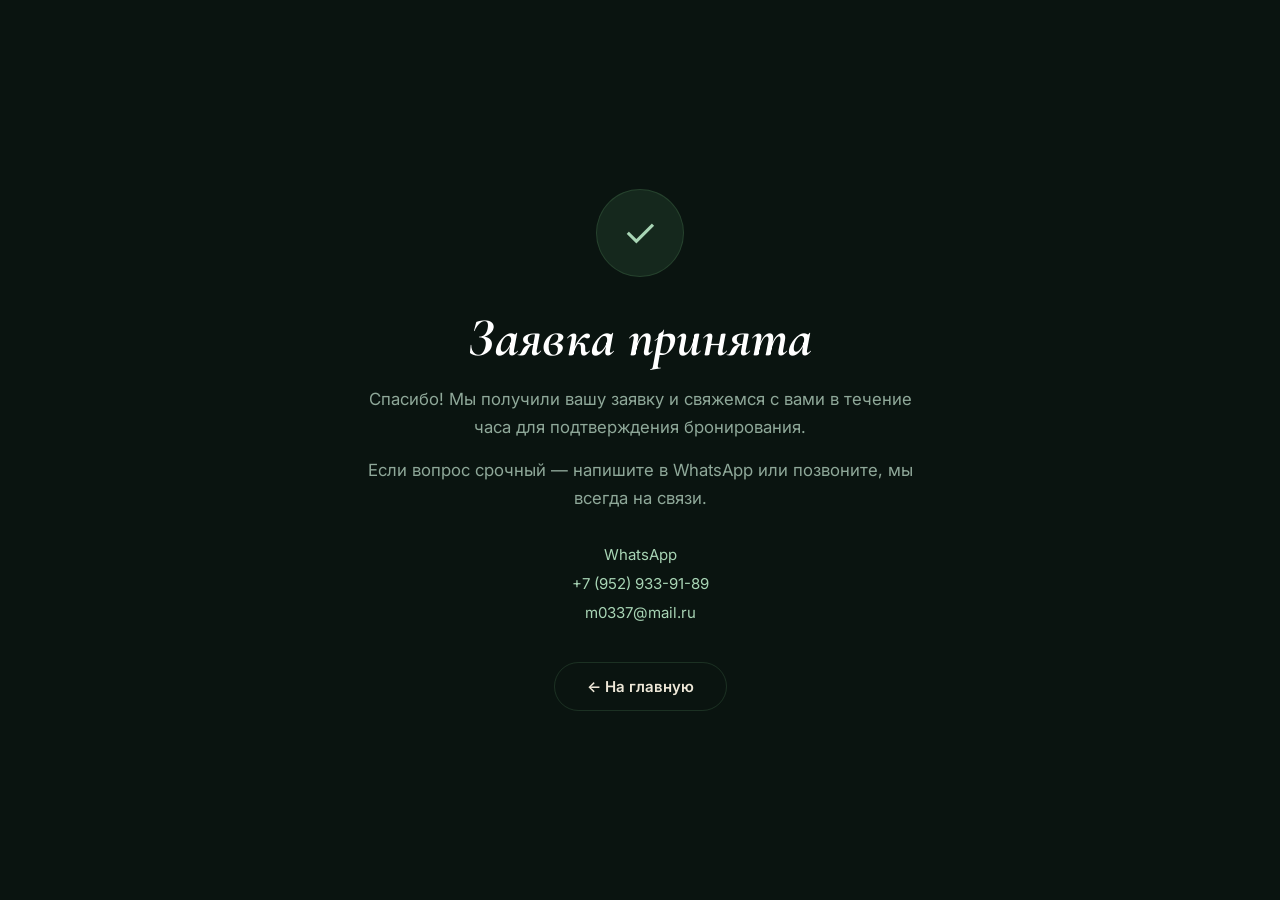
<file: thanks.html>
<!DOCTYPE html>
<html lang="ru">
<head>
  <meta charset="UTF-8">
  <meta name="viewport" content="width=device-width, initial-scale=1.0">
  <title>Спасибо за заявку — Дача у Мильтюша</title>
  <meta name="robots" content="noindex">
  <link rel="stylesheet" href="css/style.css">
  <style>
    body { display: flex; flex-direction: column; min-height: 100vh; }
    .thanks-wrap { flex: 1; display: flex; align-items: center; justify-content: center; padding: 80px 24px; text-align: center; }
    .thanks-card { max-width: 560px; }
    .thanks-icon { width: 88px; height: 88px; border-radius: 50%; background: rgba(109,184,122,0.12); border: 1px solid var(--border); display: flex; align-items: center; justify-content: center; margin: 0 auto 32px; font-size: 2.5rem; color: var(--green-light); }
    .thanks-card h1 { font-family: 'Cormorant Garamond', serif; font-style: italic; font-size: clamp(2.4rem, 5vw, 3.4rem); color: #fff; margin-bottom: 16px; line-height: 1.1; }
    .thanks-card p { color: var(--text-muted); font-size: 1.05rem; line-height: 1.7; margin-bottom: 14px; }
    .thanks-contacts { display: flex; flex-direction: column; gap: 10px; margin-top: 32px; align-items: center; }
    .thanks-contacts a { color: var(--green-light); font-size: 15px; }
    .thanks-actions { margin-top: 40px; }
  </style>
</head>
<body>

<div class="thanks-wrap">
  <div class="thanks-card">
    <div class="thanks-icon">✓</div>
    <h1>Заявка принята</h1>
    <p>Спасибо! Мы получили вашу заявку и свяжемся с вами в течение часа для подтверждения бронирования.</p>
    <p>Если вопрос срочный — напишите в WhatsApp или позвоните, мы всегда на связи.</p>

    <div class="thanks-contacts">
      <a href="https://wa.me/79529339189">WhatsApp</a>
      <a href="tel:+79529339189">+7 (952) 933-91-89</a>
      <a href="mailto:m0337@mail.ru">m0337@mail.ru</a>
    </div>

    <div class="thanks-actions">
      <a href="index.html" class="btn btn-outline">← На главную</a>
    </div>
  </div>
</div>

</body>
</html>
</file>
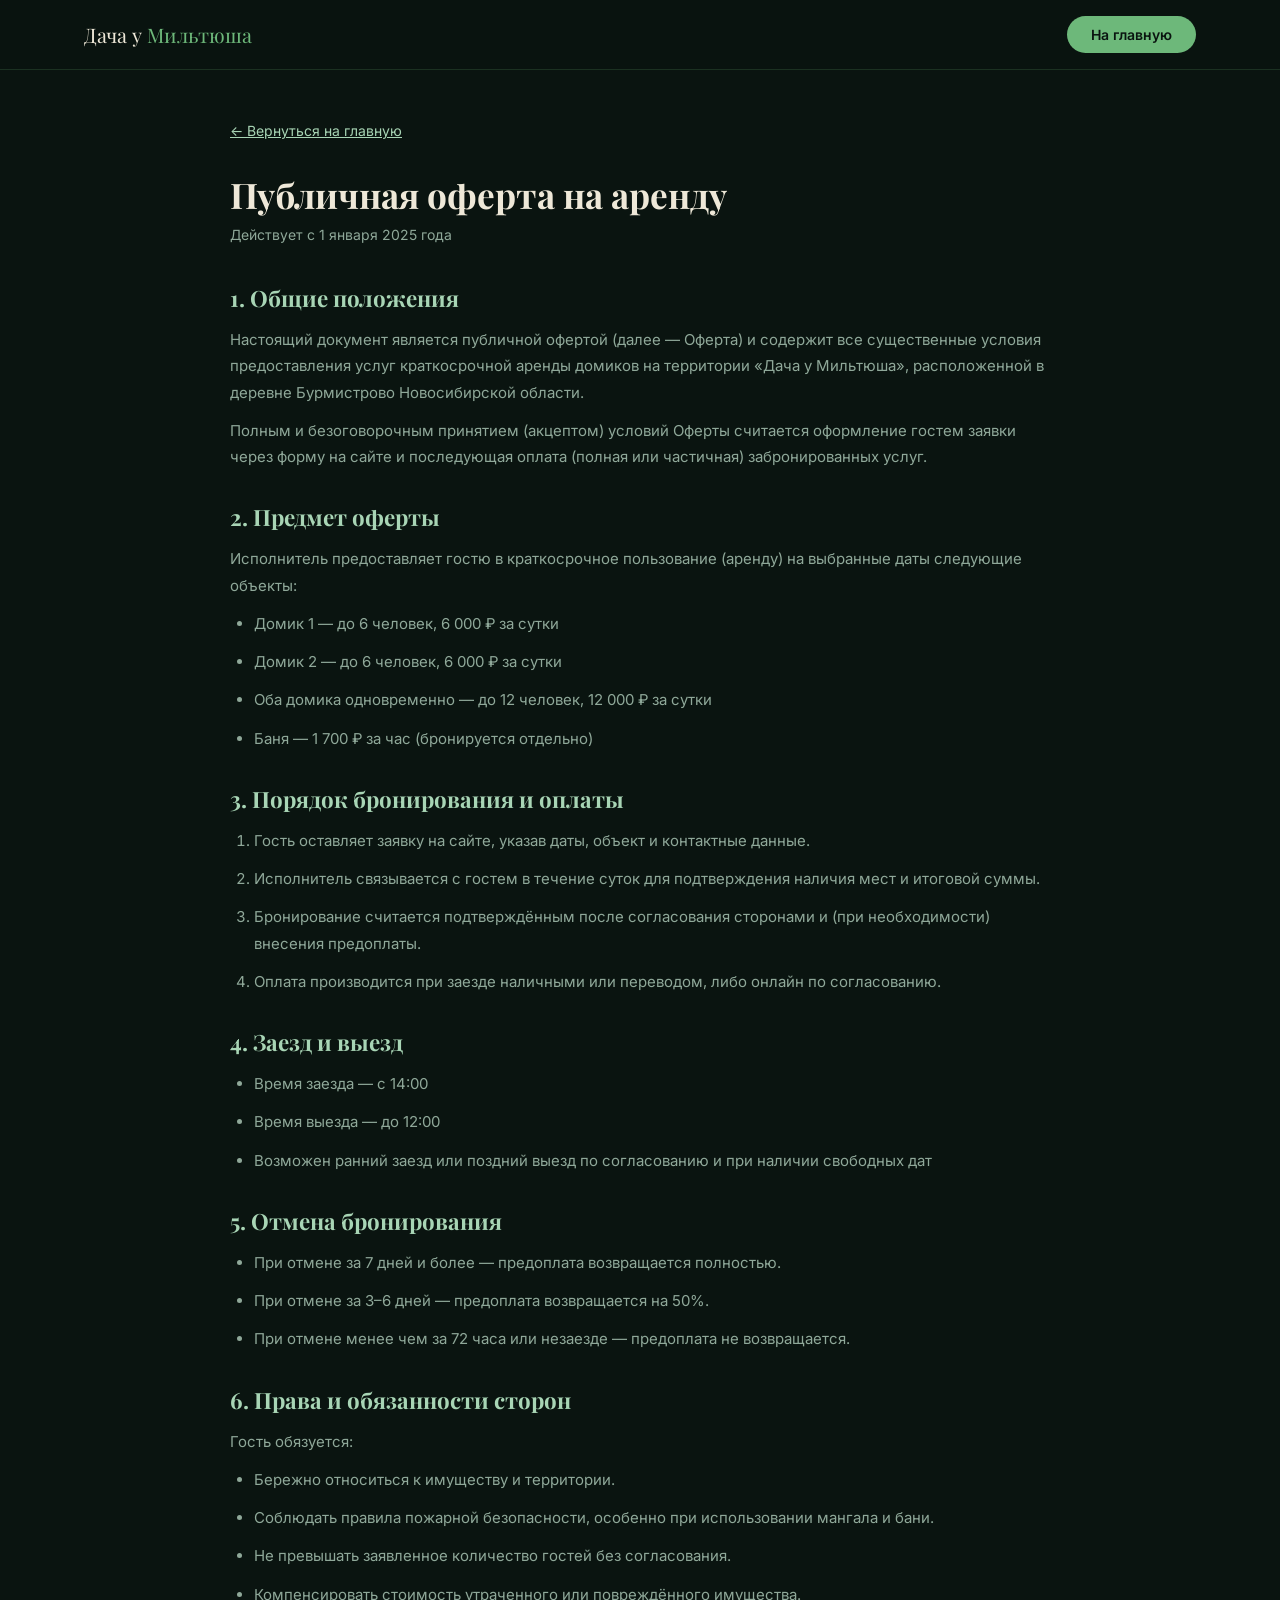
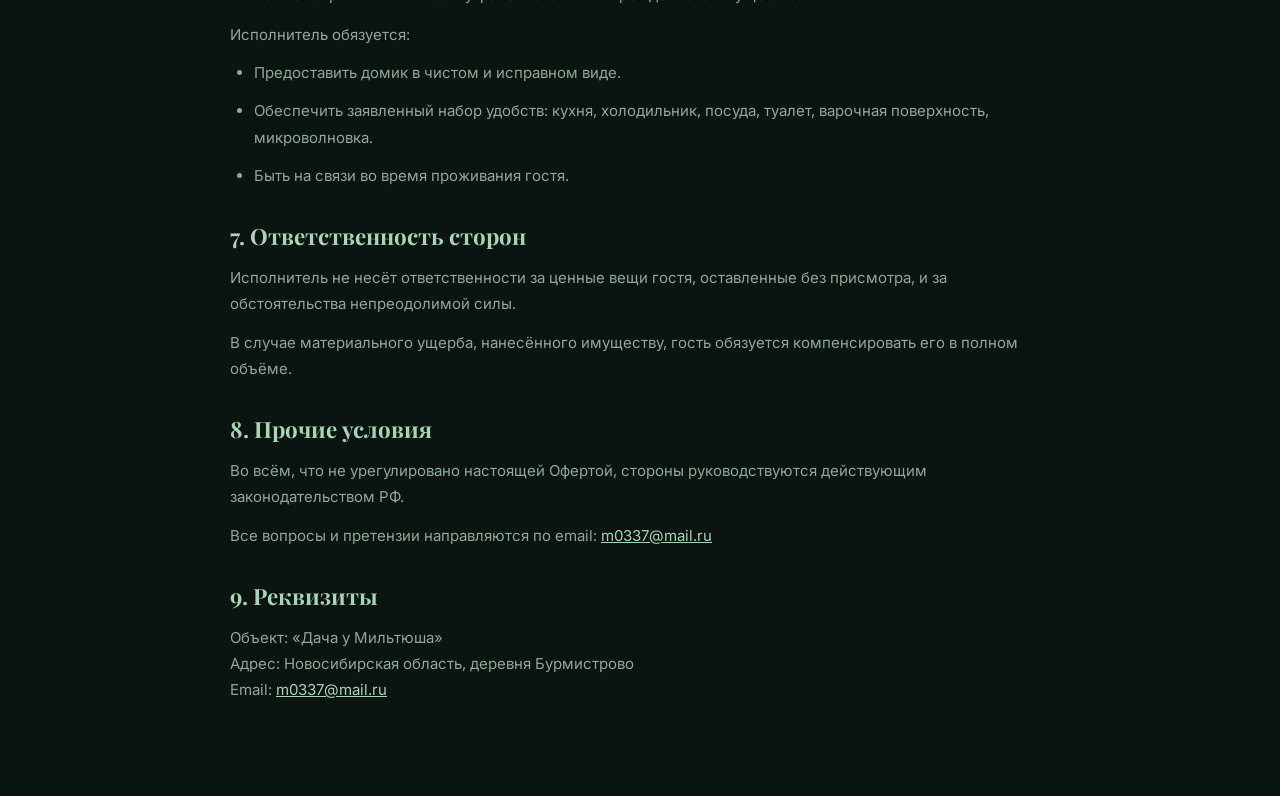
<file: legal/oferta.html>
<!DOCTYPE html>
<html lang="ru">
<head>
  <meta charset="UTF-8">
  <meta name="viewport" content="width=device-width, initial-scale=1.0">
  <title>Публичная оферта — Дача у Мильтюша</title>
  <link rel="stylesheet" href="../css/style.css">
  <style>
    .legal-page { padding: 120px 0 80px; max-width: 820px; margin: 0 auto; }
    .legal-page h1 { font-family: 'Playfair Display', serif; font-size: 2.2rem; margin-bottom: 8px; }
    .legal-page .legal-date { color: var(--text-muted); font-size: 14px; margin-bottom: 40px; }
    .legal-page h2 { font-family: 'Playfair Display', serif; font-size: 1.4rem; margin: 32px 0 14px; color: var(--green-light); }
    .legal-page p, .legal-page li { color: var(--text-muted); line-height: 1.75; margin-bottom: 12px; font-size: 15px; }
    .legal-page ul, .legal-page ol { padding-left: 24px; margin-bottom: 14px; }
    .legal-page a { color: var(--green-light); text-decoration: underline; }
    .legal-back { display: inline-block; margin-bottom: 32px; color: var(--green); font-size: 14px; }
  </style>
</head>
<body>

<nav class="nav scrolled">
  <div class="container nav-inner">
    <a href="../index.html" class="nav-logo">Дача у <span>Мильтюша</span></a>
    <a href="../index.html#booking" class="btn btn-primary nav-cta">На главную</a>
  </div>
</nav>

<div class="container">
  <div class="legal-page">
    <a href="../index.html" class="legal-back">← Вернуться на главную</a>
    <h1>Публичная оферта на аренду</h1>
    <div class="legal-date">Действует с 1 января 2025 года</div>

    <h2>1. Общие положения</h2>
    <p>Настоящий документ является публичной офертой (далее — Оферта) и содержит все существенные условия предоставления услуг краткосрочной аренды домиков на территории «Дача у Мильтюша», расположенной в деревне Бурмистрово Новосибирской области.</p>
    <p>Полным и безоговорочным принятием (акцептом) условий Оферты считается оформление гостем заявки через форму на сайте и последующая оплата (полная или частичная) забронированных услуг.</p>

    <h2>2. Предмет оферты</h2>
    <p>Исполнитель предоставляет гостю в краткосрочное пользование (аренду) на выбранные даты следующие объекты:</p>
    <ul>
      <li>Домик 1 — до 6 человек, 6 000 ₽ за сутки</li>
      <li>Домик 2 — до 6 человек, 6 000 ₽ за сутки</li>
      <li>Оба домика одновременно — до 12 человек, 12 000 ₽ за сутки</li>
      <li>Баня — 1 700 ₽ за час (бронируется отдельно)</li>
    </ul>

    <h2>3. Порядок бронирования и оплаты</h2>
    <ol>
      <li>Гость оставляет заявку на сайте, указав даты, объект и контактные данные.</li>
      <li>Исполнитель связывается с гостем в течение суток для подтверждения наличия мест и итоговой суммы.</li>
      <li>Бронирование считается подтверждённым после согласования сторонами и (при необходимости) внесения предоплаты.</li>
      <li>Оплата производится при заезде наличными или переводом, либо онлайн по согласованию.</li>
    </ol>

    <h2>4. Заезд и выезд</h2>
    <ul>
      <li>Время заезда — с 14:00</li>
      <li>Время выезда — до 12:00</li>
      <li>Возможен ранний заезд или поздний выезд по согласованию и при наличии свободных дат</li>
    </ul>

    <h2>5. Отмена бронирования</h2>
    <ul>
      <li>При отмене за 7 дней и более — предоплата возвращается полностью.</li>
      <li>При отмене за 3–6 дней — предоплата возвращается на 50%.</li>
      <li>При отмене менее чем за 72 часа или незаезде — предоплата не возвращается.</li>
    </ul>

    <h2>6. Права и обязанности сторон</h2>
    <p>Гость обязуется:</p>
    <ul>
      <li>Бережно относиться к имуществу и территории.</li>
      <li>Соблюдать правила пожарной безопасности, особенно при использовании мангала и бани.</li>
      <li>Не превышать заявленное количество гостей без согласования.</li>
      <li>Компенсировать стоимость утраченного или повреждённого имущества.</li>
    </ul>
    <p>Исполнитель обязуется:</p>
    <ul>
      <li>Предоставить домик в чистом и исправном виде.</li>
      <li>Обеспечить заявленный набор удобств: кухня, холодильник, посуда, туалет, варочная поверхность, микроволновка.</li>
      <li>Быть на связи во время проживания гостя.</li>
    </ul>

    <h2>7. Ответственность сторон</h2>
    <p>Исполнитель не несёт ответственности за ценные вещи гостя, оставленные без присмотра, и за обстоятельства непреодолимой силы.</p>
    <p>В случае материального ущерба, нанесённого имуществу, гость обязуется компенсировать его в полном объёме.</p>

    <h2>8. Прочие условия</h2>
    <p>Во всём, что не урегулировано настоящей Офертой, стороны руководствуются действующим законодательством РФ.</p>
    <p>Все вопросы и претензии направляются по email: <a href="mailto:m0337@mail.ru">m0337@mail.ru</a></p>

    <h2>9. Реквизиты</h2>
    <p>Объект: «Дача у Мильтюша»<br>
    Адрес: Новосибирская область, деревня Бурмистрово<br>
    Email: <a href="mailto:m0337@mail.ru">m0337@mail.ru</a></p>
  </div>
</div>

</body>
</html>
</file>
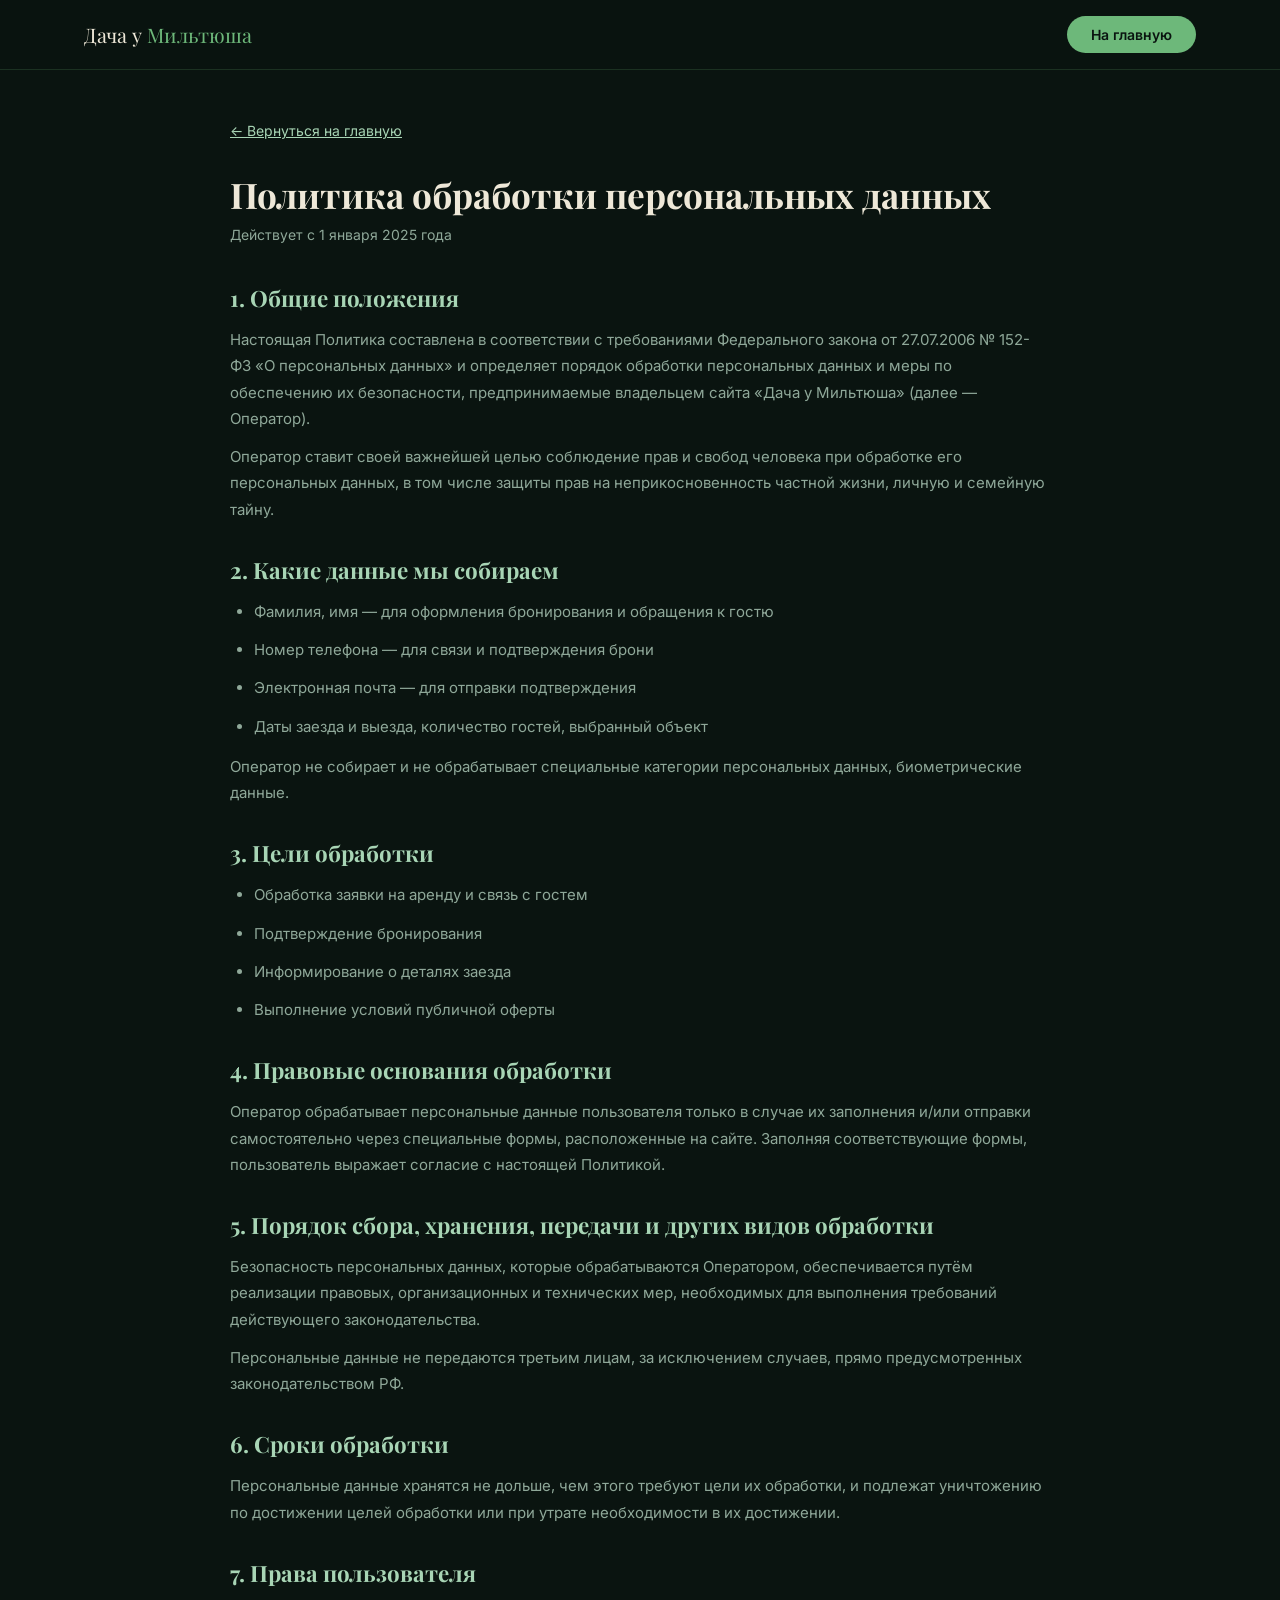
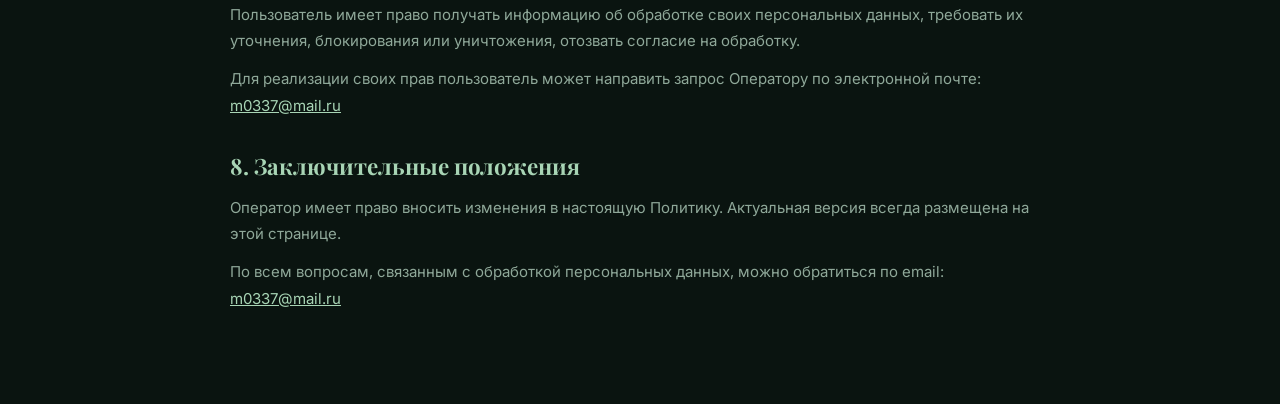
<file: legal/privacy-policy.html>
<!DOCTYPE html>
<html lang="ru">
<head>
  <meta charset="UTF-8">
  <meta name="viewport" content="width=device-width, initial-scale=1.0">
  <title>Политика конфиденциальности — Дача у Мильтюша</title>
  <link rel="stylesheet" href="../css/style.css">
  <style>
    .legal-page { padding: 120px 0 80px; max-width: 820px; margin: 0 auto; }
    .legal-page h1 { font-family: 'Playfair Display', serif; font-size: 2.2rem; margin-bottom: 8px; }
    .legal-page .legal-date { color: var(--text-muted); font-size: 14px; margin-bottom: 40px; }
    .legal-page h2 { font-family: 'Playfair Display', serif; font-size: 1.4rem; margin: 32px 0 14px; color: var(--green-light); }
    .legal-page p, .legal-page li { color: var(--text-muted); line-height: 1.75; margin-bottom: 12px; font-size: 15px; }
    .legal-page ul, .legal-page ol { padding-left: 24px; margin-bottom: 14px; }
    .legal-page a { color: var(--green-light); text-decoration: underline; }
    .legal-back { display: inline-block; margin-bottom: 32px; color: var(--green); font-size: 14px; }
  </style>
</head>
<body>

<nav class="nav scrolled">
  <div class="container nav-inner">
    <a href="../index.html" class="nav-logo">Дача у <span>Мильтюша</span></a>
    <a href="../index.html#booking" class="btn btn-primary nav-cta">На главную</a>
  </div>
</nav>

<div class="container">
  <div class="legal-page">
    <a href="../index.html" class="legal-back">← Вернуться на главную</a>
    <h1>Политика обработки персональных данных</h1>
    <div class="legal-date">Действует с 1 января 2025 года</div>

    <h2>1. Общие положения</h2>
    <p>Настоящая Политика составлена в соответствии с требованиями Федерального закона от 27.07.2006 № 152-ФЗ «О персональных данных» и определяет порядок обработки персональных данных и меры по обеспечению их безопасности, предпринимаемые владельцем сайта «Дача у Мильтюша» (далее — Оператор).</p>
    <p>Оператор ставит своей важнейшей целью соблюдение прав и свобод человека при обработке его персональных данных, в том числе защиты прав на неприкосновенность частной жизни, личную и семейную тайну.</p>

    <h2>2. Какие данные мы собираем</h2>
    <ul>
      <li>Фамилия, имя — для оформления бронирования и обращения к гостю</li>
      <li>Номер телефона — для связи и подтверждения брони</li>
      <li>Электронная почта — для отправки подтверждения</li>
      <li>Даты заезда и выезда, количество гостей, выбранный объект</li>
    </ul>
    <p>Оператор не собирает и не обрабатывает специальные категории персональных данных, биометрические данные.</p>

    <h2>3. Цели обработки</h2>
    <ul>
      <li>Обработка заявки на аренду и связь с гостем</li>
      <li>Подтверждение бронирования</li>
      <li>Информирование о деталях заезда</li>
      <li>Выполнение условий публичной оферты</li>
    </ul>

    <h2>4. Правовые основания обработки</h2>
    <p>Оператор обрабатывает персональные данные пользователя только в случае их заполнения и/или отправки самостоятельно через специальные формы, расположенные на сайте. Заполняя соответствующие формы, пользователь выражает согласие с настоящей Политикой.</p>

    <h2>5. Порядок сбора, хранения, передачи и других видов обработки</h2>
    <p>Безопасность персональных данных, которые обрабатываются Оператором, обеспечивается путём реализации правовых, организационных и технических мер, необходимых для выполнения требований действующего законодательства.</p>
    <p>Персональные данные не передаются третьим лицам, за исключением случаев, прямо предусмотренных законодательством РФ.</p>

    <h2>6. Сроки обработки</h2>
    <p>Персональные данные хранятся не дольше, чем этого требуют цели их обработки, и подлежат уничтожению по достижении целей обработки или при утрате необходимости в их достижении.</p>

    <h2>7. Права пользователя</h2>
    <p>Пользователь имеет право получать информацию об обработке своих персональных данных, требовать их уточнения, блокирования или уничтожения, отозвать согласие на обработку.</p>
    <p>Для реализации своих прав пользователь может направить запрос Оператору по электронной почте: <a href="mailto:m0337@mail.ru">m0337@mail.ru</a></p>

    <h2>8. Заключительные положения</h2>
    <p>Оператор имеет право вносить изменения в настоящую Политику. Актуальная версия всегда размещена на этой странице.</p>
    <p>По всем вопросам, связанным с обработкой персональных данных, можно обратиться по email: <a href="mailto:m0337@mail.ru">m0337@mail.ru</a></p>
  </div>
</div>

</body>
</html>
</file>
<file: css/style.css>
/* ===== FONTS & RESET ===== */
@import url('https://fonts.googleapis.com/css2?family=Cormorant+Garamond:ital,wght@0,400;0,600;1,400;1,600;1,700&family=Playfair+Display:ital,wght@0,400;0,600;1,400;1,700&family=Inter:wght@300;400;500;600&display=swap');

*, *::before, *::after { box-sizing: border-box; margin: 0; padding: 0; }
html { scroll-behavior: smooth; font-size: 16px; }
body { font-family: 'Inter', sans-serif; background: #0a1410; color: #eee8d8; overflow-x: hidden; }
img { max-width: 100%; display: block; }
a { color: inherit; text-decoration: none; }

/* ===== TOKENS ===== */
:root {
  --bg: #0a1410;
  --bg-card: #111e18;
  --bg-glass: rgba(255,255,255,0.04);
  --green: #6db87a;
  --green-light: #a8d5b5;
  --amber: #d4a853;
  --text: #eee8d8;
  --text-muted: #8fa899;
  --border: rgba(109,184,122,0.18);
  --radius: 16px;
  --shadow: 0 8px 32px rgba(0,0,0,0.4);
}

/* ===== UTILITIES ===== */
.container { max-width: 1160px; margin: 0 auto; padding: 0 24px; }
.section { padding: 96px 0; }
.section-label { font-size: 12px; font-weight: 600; letter-spacing: 3px; text-transform: uppercase; color: var(--green); margin-bottom: 12px; }
.section-title { font-family: 'Playfair Display', serif; font-size: clamp(2rem, 5vw, 3rem); color: var(--text); margin-bottom: 16px; line-height: 1.2; }
.section-subtitle { font-size: 1.05rem; color: var(--text-muted); max-width: 560px; line-height: 1.7; }
.badge { display: inline-block; background: rgba(109,184,122,0.12); border: 1px solid var(--border); color: var(--green-light); padding: 4px 14px; border-radius: 99px; font-size: 13px; font-weight: 500; }
.btn { display: inline-flex; align-items: center; gap: 8px; padding: 14px 32px; border-radius: 99px; font-size: 15px; font-weight: 600; cursor: pointer; border: none; transition: all .25s; }
.btn-primary { background: var(--green); color: #0a1410; }
.btn-primary:hover { background: var(--green-light); transform: translateY(-2px); box-shadow: 0 8px 24px rgba(109,184,122,0.3); }
.btn-outline { background: transparent; color: var(--text); border: 1.5px solid var(--border); }
.btn-outline:hover { border-color: var(--green); color: var(--green); }
.divider { height: 1px; background: var(--border); margin: 0; }

/* ===== NAV ===== */
.nav { position: fixed; top: 0; left: 0; right: 0; z-index: 100; padding: 16px 0; transition: background .3s, backdrop-filter .3s; }
.nav.scrolled { background: rgba(10,20,16,0.92); backdrop-filter: blur(16px); border-bottom: 1px solid var(--border); }
.nav-inner { display: flex; align-items: center; justify-content: space-between; }
.nav-logo { font-family: 'Playfair Display', serif; font-size: 1.25rem; color: var(--text); }
.nav-logo span { color: var(--green); }
.nav-links { display: flex; gap: 32px; list-style: none; }
.nav-links a { font-size: 14px; color: var(--text-muted); transition: color .2s; }
.nav-links a:hover { color: var(--green-light); }
.nav-cta { padding: 10px 24px; font-size: 14px; }
.nav-burger { display: none; flex-direction: column; gap: 5px; cursor: pointer; background: none; border: none; }
.nav-burger span { width: 24px; height: 2px; background: var(--text); border-radius: 2px; transition: all .3s; }

/* ===== HERO ===== */
.hero { min-height: 100vh; position: relative; display: flex; align-items: center; overflow: hidden; padding: 120px 0 80px; }
.hero-bg { position: absolute; inset: 0; background: linear-gradient(160deg, #070e0a 0%, #0d1f15 60%, #0a1a10 100%); }
.hero-overlay { position: absolute; inset: 0; background: linear-gradient(to right, rgba(5,10,7,0.7) 0%, rgba(5,10,7,0.35) 55%, rgba(5,10,7,0.1) 100%); z-index: 1; }
.hero-img { position: absolute; inset: 0; object-fit: cover; object-position: 50% 50%; width: 100%; height: 100%; opacity: 0.95; filter: saturate(1.1); }
.hero-content { position: relative; z-index: 2; max-width: 780px; }
.hero-tag { display: inline-flex; align-items: center; gap: 8px; background: rgba(255,255,255,0.06); border: 1px solid rgba(255,255,255,0.12); padding: 8px 18px; border-radius: 99px; font-size: 13px; color: rgba(255,255,255,0.7); margin-bottom: 32px; backdrop-filter: blur(12px); letter-spacing: 1px; }
.hero-tag::before { content: ''; width: 7px; height: 7px; border-radius: 50%; background: var(--green); flex-shrink: 0; }
.hero h1 { font-family: 'Cormorant Garamond', serif; font-size: clamp(3.2rem, 8vw, 6.5rem); font-style: italic; font-weight: 600; line-height: 1.05; margin-bottom: 28px; color: #fff; text-shadow: 0 2px 40px rgba(0,0,0,0.5); }
.hero h1 em { color: var(--green-light); font-style: italic; }
.hero-desc { font-size: 1.05rem; color: rgba(255,255,255,0.65); line-height: 1.75; margin-bottom: 44px; max-width: 500px; }
.hero-actions { display: flex; gap: 16px; flex-wrap: wrap; margin-bottom: 64px; }
.hero-social { display: flex; align-items: center; gap: 16px; padding-top: 40px; border-top: 1px solid rgba(255,255,255,0.1); }
.hero-avatars { display: flex; }
.hero-avatars img, .hero-avatar-placeholder { width: 38px; height: 38px; border-radius: 50%; border: 2px solid rgba(255,255,255,0.3); margin-left: -10px; object-fit: cover; background: linear-gradient(135deg, var(--green), #2a5c35); display: flex; align-items: center; justify-content: center; font-size: 14px; }
.hero-avatars img:first-child, .hero-avatar-placeholder:first-child { margin-left: 0; }
.hero-social-text { font-size: 13px; color: rgba(255,255,255,0.6); line-height: 1.5; }
.hero-social-text strong { color: #fff; display: block; }
.hero-stars { color: #f0c040; font-size: 13px; }
.hero-scroll { position: absolute; bottom: 36px; left: 50%; transform: translateX(-50%); display: flex; flex-direction: column; align-items: center; gap: 8px; color: rgba(255,255,255,0.35); font-size: 11px; letter-spacing: 2px; text-transform: uppercase; z-index: 2; }
.hero-scroll-line { width: 1px; height: 48px; background: linear-gradient(to bottom, rgba(255,255,255,0.4), transparent); animation: scrollPulse 2s ease-in-out infinite; }
@keyframes scrollPulse { 0%,100%{opacity:.3;transform:scaleY(1)} 50%{opacity:1;transform:scaleY(1.2)} }

/* ===== OBJECTS ===== */
.objects-grid { display: grid; grid-template-columns: repeat(auto-fit, minmax(300px, 1fr)); gap: 24px; margin-top: 56px; }
.object-card { background: var(--bg-card); border: 1px solid var(--border); border-radius: var(--radius); overflow: hidden; transition: transform .3s, box-shadow .3s; }
.object-card:hover { transform: translateY(-6px); box-shadow: var(--shadow); }
.object-card-img { height: 220px; background: linear-gradient(135deg, #152a1e, #0f2318); position: relative; overflow: hidden; display: flex; align-items: center; justify-content: center; }
.object-card-img img { width: 100%; height: 100%; object-fit: cover; opacity: .8; transition: transform .4s; }
.object-card:hover .object-card-img img { transform: scale(1.05); }
.object-card-icon { font-size: 4rem; opacity: .3; }
.object-card-body { padding: 28px; }
.object-card-price { float: right; font-family: 'Playfair Display', serif; font-size: 1.4rem; color: var(--amber); }
.object-card-price span { font-family: 'Inter', sans-serif; font-size: 12px; color: var(--text-muted); display: block; text-align: right; margin-top: 2px; }
.object-card-title { font-family: 'Playfair Display', serif; font-size: 1.4rem; margin-bottom: 8px; }
.object-card-cap { font-size: 13px; color: var(--green); margin-bottom: 18px; }
.amenities-list { list-style: none; display: flex; flex-wrap: wrap; gap: 8px; }
.amenities-list li { background: rgba(109,184,122,0.08); border: 1px solid var(--border); color: var(--text-muted); padding: 4px 12px; border-radius: 99px; font-size: 12px; }

/* ===== A-FRAME / EVENTS ===== */
.aframe { background: linear-gradient(180deg, var(--bg) 0%, #0c1a13 100%); }
.aframe-inner { display: grid; grid-template-columns: 1fr 1.1fr; gap: 80px; align-items: center; }
.aframe-capacity { display: inline-flex; align-items: center; gap: 14px; margin: 20px 0 8px; padding: 14px 22px; background: linear-gradient(135deg, rgba(212,168,83,0.14), rgba(212,168,83,0.04)); border: 1px solid rgba(212,168,83,0.3); border-radius: var(--radius); }
.aframe-capacity-number { font-family: 'Playfair Display', serif; font-size: 3rem; font-weight: 700; color: var(--amber); line-height: 1; }
.aframe-capacity-label { font-size: 13px; color: var(--text); line-height: 1.3; }
.aframe-desc { font-size: 1.05rem; color: var(--text-muted); line-height: 1.75; margin: 20px 0 32px; max-width: 540px; }
.aframe-features { display: grid; grid-template-columns: 1fr 1fr; gap: 14px 20px; margin-bottom: 32px; }
.aframe-feature { display: flex; align-items: center; gap: 10px; font-size: 14px; color: var(--text); }
.aframe-icon { width: 36px; height: 36px; border-radius: 50%; background: rgba(212,168,83,0.1); border: 1px solid rgba(212,168,83,0.25); display: inline-flex; align-items: center; justify-content: center; font-size: 16px; flex-shrink: 0; }
.aframe-cta { margin-top: 4px; }
.aframe-note { font-size: 13px; color: var(--text-muted); margin-top: 14px; font-style: italic; }
.aframe-gallery { display: grid; grid-template-columns: 1fr 1fr; grid-template-rows: 240px 180px; gap: 14px; }
.aframe-photo { position: relative; overflow: hidden; border-radius: var(--radius); border: 1px solid var(--border); cursor: pointer; }
.aframe-photo img { width: 100%; height: 100%; object-fit: cover; transition: transform .4s; }
.aframe-photo:hover img { transform: scale(1.06); }
.aframe-photo-main { grid-column: 1 / 3; grid-row: 1 / 2; }
@media (max-width: 900px) {
  .aframe-inner { grid-template-columns: 1fr; gap: 48px; }
  .aframe-gallery { grid-template-rows: 220px 160px; }
}
@media (max-width: 600px) {
  .aframe-features { grid-template-columns: 1fr; }
  .aframe-gallery { grid-template-columns: 1fr; grid-template-rows: repeat(4, 180px); }
  .aframe-photo-main { grid-column: 1; grid-row: auto; }
}

/* ===== TERRITORY ===== */
.territory { background: var(--bg-card); }
.territory-inner { display: grid; grid-template-columns: 1fr 1fr; gap: 80px; align-items: center; }
.territory-features { display: grid; grid-template-columns: 1fr 1fr; gap: 24px; margin-top: 40px; }
.feature-item { display: flex; gap: 14px; align-items: flex-start; }
.feature-icon { width: 44px; height: 44px; background: rgba(109,184,122,0.1); border: 1px solid var(--border); border-radius: 12px; display: flex; align-items: center; justify-content: center; font-size: 1.2rem; flex-shrink: 0; }
.feature-title { font-weight: 600; font-size: 14px; margin-bottom: 4px; }
.feature-desc { font-size: 13px; color: var(--text-muted); line-height: 1.5; }
.territory-map { display: block; position: relative; border-radius: var(--radius); overflow: hidden; border: 1px solid var(--border); height: 420px; background: linear-gradient(135deg, #0f2318 0%, #152a1e 60%, #1a3025 100%); cursor: pointer; transition: transform .35s, border-color .35s; }
.territory-map:hover { transform: translateY(-3px); border-color: var(--green); }
.territory-map::before { content: ''; position: absolute; inset: 0; background-image: radial-gradient(circle at 30% 40%, rgba(109,184,122,0.18) 0%, transparent 60%), radial-gradient(circle at 70% 60%, rgba(212,168,83,0.12) 0%, transparent 60%); }
.territory-map::after { content: ''; position: absolute; inset: 0; background-image: repeating-linear-gradient(0deg, transparent, transparent 39px, rgba(109,184,122,0.08) 39px, rgba(109,184,122,0.08) 40px), repeating-linear-gradient(90deg, transparent, transparent 39px, rgba(109,184,122,0.08) 39px, rgba(109,184,122,0.08) 40px); }
.map-overlay { position: relative; z-index: 1; height: 100%; display: flex; flex-direction: column; align-items: center; justify-content: center; text-align: center; padding: 32px; }
.map-pin { font-size: 3rem; margin-bottom: 16px; animation: pinPulse 2.4s ease-in-out infinite; }
@keyframes pinPulse { 0%, 100% { transform: translateY(0); } 50% { transform: translateY(-6px); } }
.map-place { font-family: 'Playfair Display', serif; font-size: 1.7rem; color: var(--text); margin-bottom: 6px; }
.map-region { font-size: 14px; color: var(--text-muted); margin-bottom: 24px; }
.map-cta { display: inline-block; padding: 10px 24px; background: rgba(109,184,122,0.12); border: 1px solid var(--border); border-radius: 99px; color: var(--green-light); font-size: 14px; font-weight: 500; }

/* ===== GALLERY ===== */
.gallery-grid { columns: 3; gap: 16px; margin-top: 56px; }
.gallery-item { break-inside: avoid; margin-bottom: 16px; border-radius: 12px; overflow: hidden; cursor: pointer; position: relative; }
.gallery-item img { width: 100%; display: block; transition: transform .4s; }
.gallery-item:hover img { transform: scale(1.04); }
.gallery-overlay { position: absolute; inset: 0; background: rgba(10,20,16,0); transition: background .3s; display: flex; align-items: center; justify-content: center; }
.gallery-item:hover .gallery-overlay { background: rgba(10,20,16,0.4); }
.gallery-overlay svg { opacity: 0; transition: opacity .3s; color: #fff; }
.gallery-item:hover .gallery-overlay svg { opacity: 1; }
.gallery-placeholder { height: 200px; background: linear-gradient(135deg, #152a1e, #1a3025); border-radius: 12px; display: flex; align-items: center; justify-content: center; color: var(--text-muted); font-size: 13px; }

/* ===== PRICING ===== */
.pricing-grid { display: grid; grid-template-columns: repeat(auto-fit, minmax(280px, 1fr)); gap: 24px; margin-top: 56px; }
.pricing-card { background: var(--bg-card); border: 1px solid var(--border); border-radius: var(--radius); padding: 36px; position: relative; transition: border-color .3s, transform .3s; }
.pricing-card:hover { border-color: var(--green); transform: translateY(-4px); }
.pricing-card.featured { border-color: var(--green); background: linear-gradient(135deg, #111e18, #152a1e); }
.pricing-featured-badge { position: absolute; top: -14px; left: 50%; transform: translateX(-50%); background: var(--green); color: #0a1410; padding: 4px 18px; border-radius: 99px; font-size: 12px; font-weight: 700; white-space: nowrap; }
.pricing-title { font-family: 'Playfair Display', serif; font-size: 1.3rem; margin-bottom: 8px; }
.pricing-desc { font-size: 13px; color: var(--text-muted); margin-bottom: 28px; line-height: 1.5; }
.pricing-price { font-family: 'Playfair Display', serif; font-size: 2.8rem; color: var(--amber); margin-bottom: 4px; }
.pricing-price sub { font-size: 1rem; color: var(--text-muted); font-family: 'Inter', sans-serif; }
.pricing-includes { list-style: none; margin-top: 24px; display: flex; flex-direction: column; gap: 10px; }
.pricing-includes li { font-size: 14px; color: var(--text-muted); display: flex; gap: 10px; align-items: center; }
.pricing-includes li::before { content: '✓'; color: var(--green); font-weight: 700; }

/* ===== BOOKING ===== */
.booking { background: var(--bg-card); }
.booking-inner { display: grid; grid-template-columns: 1fr 1.6fr; gap: 80px; align-items: start; }
.booking-info { position: sticky; top: 100px; }
.booking-info p { color: var(--text-muted); line-height: 1.7; margin-bottom: 24px; }
.booking-contacts a { display: flex; align-items: center; gap: 10px; color: var(--text-muted); font-size: 15px; margin-bottom: 14px; transition: color .2s; }
.booking-contacts a:hover { color: var(--green-light); }
.form { background: var(--bg); border: 1px solid var(--border); border-radius: var(--radius); padding: 40px; }
.form-row { display: grid; grid-template-columns: 1fr 1fr; gap: 16px; }
.form-group { display: flex; flex-direction: column; gap: 8px; margin-bottom: 20px; }
.form-label { font-size: 13px; font-weight: 500; color: var(--text-muted); }
.form-input, .form-select, .form-textarea { background: var(--bg-card); border: 1px solid var(--border); border-radius: 10px; padding: 12px 16px; color: var(--text); font-family: 'Inter', sans-serif; font-size: 15px; transition: border-color .2s; outline: none; width: 100%; }
.form-input:focus, .form-select:focus, .form-textarea:focus { border-color: var(--green); }
.form-select { appearance: none; cursor: pointer; }
.form-textarea { resize: vertical; min-height: 100px; }
.form-radio-group { display: flex; gap: 16px; flex-wrap: wrap; }
.form-radio { display: flex; align-items: center; gap: 8px; cursor: pointer; font-size: 14px; color: var(--text-muted); }
.form-radio input { accent-color: var(--green); }
.form-total { background: rgba(109,184,122,0.08); border: 1px solid var(--border); border-radius: 10px; padding: 16px 20px; margin-bottom: 24px; display: flex; justify-content: space-between; align-items: center; }
.form-total-label { font-size: 14px; color: var(--text-muted); }
.form-total-amount { font-family: 'Playfair Display', serif; font-size: 1.8rem; color: var(--amber); }
.form-legal { font-size: 12px; color: var(--text-muted); line-height: 1.6; margin-bottom: 20px; }
.form-legal a { color: var(--green-light); text-decoration: underline; }
.form-submit { width: 100%; padding: 16px; font-size: 16px; }
.form-success { display: none; text-align: center; padding: 40px 20px; }
.form-success h3 { font-family: 'Playfair Display', serif; font-size: 1.6rem; margin-bottom: 12px; color: var(--green-light); }

/* ===== FOOTER ===== */
.footer { background: #060e0a; padding: 48px 0 24px; border-top: 1px solid var(--border); }
.footer-top { display: flex; justify-content: space-between; align-items: flex-start; gap: 40px; flex-wrap: wrap; margin-bottom: 40px; }
.footer-logo { font-family: 'Playfair Display', serif; font-size: 1.4rem; margin-bottom: 12px; }
.footer-logo span { color: var(--green); }
.footer-desc { font-size: 14px; color: var(--text-muted); max-width: 280px; line-height: 1.6; }
.footer-links h4 { font-size: 13px; font-weight: 600; letter-spacing: 1px; color: var(--text-muted); text-transform: uppercase; margin-bottom: 16px; }
.footer-links ul { list-style: none; display: flex; flex-direction: column; gap: 10px; }
.footer-links a { font-size: 14px; color: var(--text-muted); transition: color .2s; }
.footer-links a:hover { color: var(--green-light); }
.footer-bottom { display: flex; justify-content: space-between; align-items: center; padding-top: 24px; border-top: 1px solid var(--border); font-size: 13px; color: var(--text-muted); flex-wrap: wrap; gap: 12px; }

/* ===== FLATPICKR OVERRIDES ===== */
.flatpickr-calendar { background: #111e18 !important; border: 1px solid var(--border) !important; border-radius: 12px !important; box-shadow: var(--shadow) !important; }
.flatpickr-day { color: var(--text-muted) !important; }
.flatpickr-day:hover { background: rgba(109,184,122,0.15) !important; }
.flatpickr-day.selected, .flatpickr-day.startRange, .flatpickr-day.endRange { background: var(--green) !important; border-color: var(--green) !important; color: #0a1410 !important; }
.flatpickr-day.inRange { background: rgba(109,184,122,0.12) !important; border-color: transparent !important; }
.flatpickr-months .flatpickr-month { color: var(--text) !important; fill: var(--text) !important; }
.flatpickr-weekday { color: var(--green) !important; }
.flatpickr-current-month { color: var(--text) !important; }
.flatpickr-prev-month, .flatpickr-next-month { fill: var(--text-muted) !important; }

/* ===== AOS animations =====
   Default: fully visible — animations are additive only when .js-aos is set on <html>.
   This guarantees content stays visible if JS fails or observer never fires. */
[data-aos] { opacity: 1; transition: opacity .45s ease, transform .45s ease; }
.js-aos [data-aos] { opacity: 0; }
.js-aos [data-aos="fade-up"] { transform: translateY(30px); }
.js-aos [data-aos="fade-right"] { transform: translateX(-30px); }
.js-aos [data-aos="fade-left"] { transform: translateX(30px); }
.js-aos [data-aos].aos-animate { opacity: 1; transform: none; }
@media (prefers-reduced-motion: reduce) {
  [data-aos], .js-aos [data-aos] { opacity: 1 !important; transform: none !important; transition: none !important; }
}

/* ===== RESPONSIVE ===== */
@media (max-width: 900px) {
  .territory-inner, .booking-inner { grid-template-columns: 1fr; gap: 48px; }
  .booking-info { position: static; }
  .gallery-grid { columns: 2; }
  .nav-links, .nav-cta { display: none; }
  .nav-burger { display: flex; }
  .hero-stats { gap: 24px; flex-wrap: wrap; }
}
@media (max-width: 600px) {
  .gallery-grid { columns: 1; }
  .form-row { grid-template-columns: 1fr; }
  .hero-actions { flex-direction: column; }
  .territory-features { grid-template-columns: 1fr; }
  .footer-top { flex-direction: column; }
}

/* ===== MOBILE MENU ===== */
.mobile-menu { display: none; position: fixed; inset: 0; background: rgba(10,20,16,0.97); z-index: 99; flex-direction: column; align-items: center; justify-content: center; gap: 32px; }
.mobile-menu.open { display: flex; }
.mobile-menu a { font-family: 'Playfair Display', serif; font-size: 1.8rem; color: var(--text); }
.mobile-close { position: absolute; top: 24px; right: 24px; background: none; border: none; color: var(--text); font-size: 2rem; cursor: pointer; }

/* ===== STICKY CTA ===== */
.sticky-cta { position: fixed; bottom: 24px; right: 24px; z-index: 50; background: var(--green); color: #0a1410; padding: 14px 26px; border-radius: 99px; font-size: 15px; font-weight: 700; display: inline-flex; align-items: center; gap: 10px; box-shadow: 0 12px 32px rgba(0,0,0,.45), 0 0 0 4px rgba(109,184,122,0.18); opacity: 0; pointer-events: none; transform: translateY(20px); transition: opacity .35s ease, transform .35s ease, background .2s; text-decoration: none; }
.sticky-cta.visible { opacity: 1; pointer-events: auto; transform: translateY(0); }
.sticky-cta:hover { background: var(--green-light); transform: translateY(-2px); }
.sticky-cta-arrow { transition: transform .25s; }
.sticky-cta:hover .sticky-cta-arrow { transform: translateX(3px); }
@media (max-width: 600px) {
  .sticky-cta { left: 16px; right: 16px; bottom: 16px; justify-content: center; padding: 16px; font-size: 16px; }
}

/* ===== HERO TG CHIP ===== */
.hero-tg { display: inline-flex; align-items: center; gap: 10px; margin-top: 24px; padding: 10px 18px; background: rgba(255,255,255,0.06); border: 1px solid rgba(255,255,255,0.14); border-radius: 99px; color: rgba(255,255,255,0.85); font-size: 13.5px; backdrop-filter: blur(10px); transition: background .2s, border-color .2s, transform .25s; }
.hero-tg:hover { background: rgba(109,184,122,0.16); border-color: var(--green); color: #fff; transform: translateY(-1px); }
.hero-tg-arrow { color: var(--green-light); transition: transform .2s; }
.hero-tg:hover .hero-tg-arrow { transform: translateX(3px); }

/* ===== PARTNERS ===== */
.partners { background: var(--bg-card); }
.partners-grid { display: grid; grid-template-columns: repeat(auto-fit, minmax(260px, 1fr)); gap: 20px; margin-top: 56px; }
.partner-card { background: var(--bg); border: 1px solid var(--border); border-radius: var(--radius); padding: 28px; transition: transform .3s, border-color .3s, box-shadow .3s; }
.partner-card:hover { transform: translateY(-4px); border-color: var(--green); box-shadow: var(--shadow); }
.partner-avatar { width: 64px; height: 64px; border-radius: 50%; background: rgba(109,184,122,0.12); border: 1px solid var(--border); display: flex; align-items: center; justify-content: center; font-size: 2rem; margin-bottom: 20px; }
.partner-name { font-family: 'Playfair Display', serif; font-size: 1.25rem; margin-bottom: 8px; color: var(--text); }
.partner-service { font-size: 14px; color: var(--text-muted); line-height: 1.55; margin-bottom: 16px; min-height: 44px; }
.partner-price { font-family: 'Playfair Display', serif; font-size: 1.3rem; color: var(--amber); margin-bottom: 10px; }
.partner-note { font-size: 12px; color: var(--text-muted); font-style: italic; opacity: .85; }
.partner-card-soon { border-style: dashed; background: transparent; }
.partner-card-soon .partner-avatar { background: rgba(212,168,83,0.08); color: var(--amber); }

/* ===== TG-DIRECT BUTTON ===== */
.btn-tg-direct { width: 100%; margin-top: 10px; padding: 14px; background: transparent; color: var(--green-light); border: 1px dashed var(--border); border-radius: 99px; font-family: 'Inter', sans-serif; font-size: 14px; font-weight: 500; cursor: pointer; display: inline-flex; align-items: center; justify-content: center; gap: 10px; transition: border-color .2s, background .2s, color .2s; }
.btn-tg-direct:hover { border-color: var(--green); color: #fff; background: rgba(109,184,122,0.08); border-style: solid; }
.btn-tg-icon { font-size: 16px; }
.tg-toast { position: fixed; bottom: 90px; left: 50%; transform: translateX(-50%) translateY(20px); z-index: 60; background: var(--green); color: #0a1410; padding: 12px 22px; border-radius: 99px; font-size: 14px; font-weight: 600; box-shadow: 0 10px 30px rgba(0,0,0,.4); opacity: 0; pointer-events: none; transition: opacity .25s, transform .25s; }
.tg-toast.visible { opacity: 1; transform: translateX(-50%) translateY(0); }

/* ===== AI CONCIERGE ===== */
.concierge-launcher { position: fixed; bottom: 24px; left: 24px; z-index: 51; width: 60px; height: 60px; border-radius: 50%; background: var(--bg-card); border: 1px solid var(--border); color: var(--text); cursor: pointer; display: inline-flex; align-items: center; justify-content: center; box-shadow: 0 10px 28px rgba(0,0,0,.45); transition: transform .25s, border-color .25s, background .25s; }
.concierge-launcher:hover { transform: scale(1.08); border-color: var(--green); background: rgba(109,184,122,0.1); }
.concierge-launcher-icon { font-size: 26px; line-height: 1; position: relative; z-index: 2; }
.concierge-launcher-pulse { position: absolute; inset: -1px; border-radius: 50%; border: 2px solid var(--green); opacity: .6; animation: conciergePulse 2.2s ease-out infinite; }
@keyframes conciergePulse { 0% { transform: scale(1); opacity: .6; } 100% { transform: scale(1.5); opacity: 0; } }
.concierge-launcher.hidden { opacity: 0; pointer-events: none; transform: scale(.6); }

.concierge-panel { position: fixed; bottom: 24px; left: 24px; z-index: 60; width: 360px; max-width: calc(100vw - 32px); height: 540px; max-height: calc(100vh - 110px); background: var(--bg-card); border: 1px solid var(--border); border-radius: 20px; box-shadow: 0 24px 60px rgba(0,0,0,.6); display: none; flex-direction: column; overflow: hidden; }
.concierge-panel.open { display: flex; animation: conciergeIn .25s ease-out; }
@keyframes conciergeIn { from { opacity: 0; transform: translateY(20px) scale(.95); } to { opacity: 1; transform: translateY(0) scale(1); } }
.concierge-header { display: flex; align-items: center; gap: 12px; padding: 16px 18px; border-bottom: 1px solid var(--border); background: rgba(109,184,122,0.05); }
.concierge-avatar { width: 40px; height: 40px; border-radius: 50%; background: linear-gradient(135deg, var(--green), #2a5c35); display: flex; align-items: center; justify-content: center; font-size: 20px; flex-shrink: 0; }
.concierge-meta { flex: 1; min-width: 0; }
.concierge-name { font-family: 'Playfair Display', serif; font-size: 15px; color: var(--text); }
.concierge-status { font-size: 11.5px; color: var(--text-muted); display: flex; align-items: center; gap: 6px; margin-top: 2px; }
.concierge-dot { width: 7px; height: 7px; border-radius: 50%; background: var(--green); box-shadow: 0 0 0 0 rgba(109,184,122,0.6); animation: conciergeDot 1.8s ease-out infinite; }
@keyframes conciergeDot { 0%, 100% { box-shadow: 0 0 0 0 rgba(109,184,122,0.6); } 50% { box-shadow: 0 0 0 6px rgba(109,184,122,0); } }
.concierge-close { background: rgba(255,255,255,0.08); border: 1px solid var(--border); color: var(--text); font-size: 16px; font-weight: 700; cursor: pointer; width: 32px; height: 32px; border-radius: 50%; display: flex; align-items: center; justify-content: center; flex-shrink: 0; transition: background .15s, color .15s, transform .15s, border-color .15s; }
.concierge-close:hover { background: var(--green); color: #0a1410; border-color: var(--green); transform: rotate(90deg); }

.concierge-body { flex: 1; overflow-y: auto; padding: 18px; display: flex; flex-direction: column; gap: 12px; scrollbar-width: thin; scrollbar-color: var(--border) transparent; }
.concierge-body::-webkit-scrollbar { width: 6px; }
.concierge-body::-webkit-scrollbar-thumb { background: var(--border); border-radius: 3px; }
.concierge-msg { max-width: 88%; padding: 11px 15px; border-radius: 16px; font-size: 14px; line-height: 1.55; word-wrap: break-word; animation: msgIn .2s ease-out; }
@keyframes msgIn { from { opacity: 0; transform: translateY(6px); } to { opacity: 1; transform: translateY(0); } }
.concierge-msg.bot { background: rgba(255,255,255,0.05); color: var(--text); border-bottom-left-radius: 4px; align-self: flex-start; }
.concierge-msg.user { background: var(--green); color: #0a1410; border-bottom-right-radius: 4px; align-self: flex-end; font-weight: 500; }
.concierge-typing { align-self: flex-start; padding: 12px 16px; background: rgba(255,255,255,0.05); border-radius: 16px; border-bottom-left-radius: 4px; display: flex; gap: 4px; }
.concierge-typing span { width: 6px; height: 6px; border-radius: 50%; background: var(--text-muted); animation: typingBounce 1.2s ease-in-out infinite; }
.concierge-typing span:nth-child(2) { animation-delay: .15s; }
.concierge-typing span:nth-child(3) { animation-delay: .3s; }
@keyframes typingBounce { 0%, 60%, 100% { transform: translateY(0); opacity: .4; } 30% { transform: translateY(-5px); opacity: 1; } }

.concierge-quick { display: flex; flex-wrap: wrap; gap: 6px; padding: 0 18px 12px; }
.concierge-quick-chip { background: transparent; border: 1px solid var(--border); color: var(--text-muted); padding: 6px 12px; border-radius: 99px; font-size: 12px; cursor: pointer; transition: all .2s; font-family: 'Inter', sans-serif; }
.concierge-quick-chip:hover { background: rgba(109,184,122,0.12); border-color: var(--green); color: var(--green-light); }

.concierge-form { display: flex; gap: 8px; padding: 14px 18px 18px; border-top: 1px solid var(--border); background: rgba(0,0,0,.15); }
.concierge-input { flex: 1; background: var(--bg); border: 1px solid var(--border); border-radius: 99px; padding: 11px 16px; color: var(--text); font-family: 'Inter', sans-serif; font-size: 14px; outline: none; transition: border-color .2s; }
.concierge-input:focus { border-color: var(--green); }
.concierge-send { width: 40px; height: 40px; border-radius: 50%; background: var(--green); color: #0a1410; border: none; font-size: 18px; font-weight: 700; cursor: pointer; transition: background .2s, transform .15s; flex-shrink: 0; }
.concierge-send:hover { background: var(--green-light); transform: scale(1.05); }

@media (max-width: 600px) {
  .concierge-launcher { bottom: 88px; left: 16px; width: 52px; height: 52px; }
  .concierge-launcher-icon { font-size: 22px; }
  .concierge-panel { left: 8px; right: 8px; bottom: 8px; width: auto; max-width: none; height: 75vh; }
}
</file>
